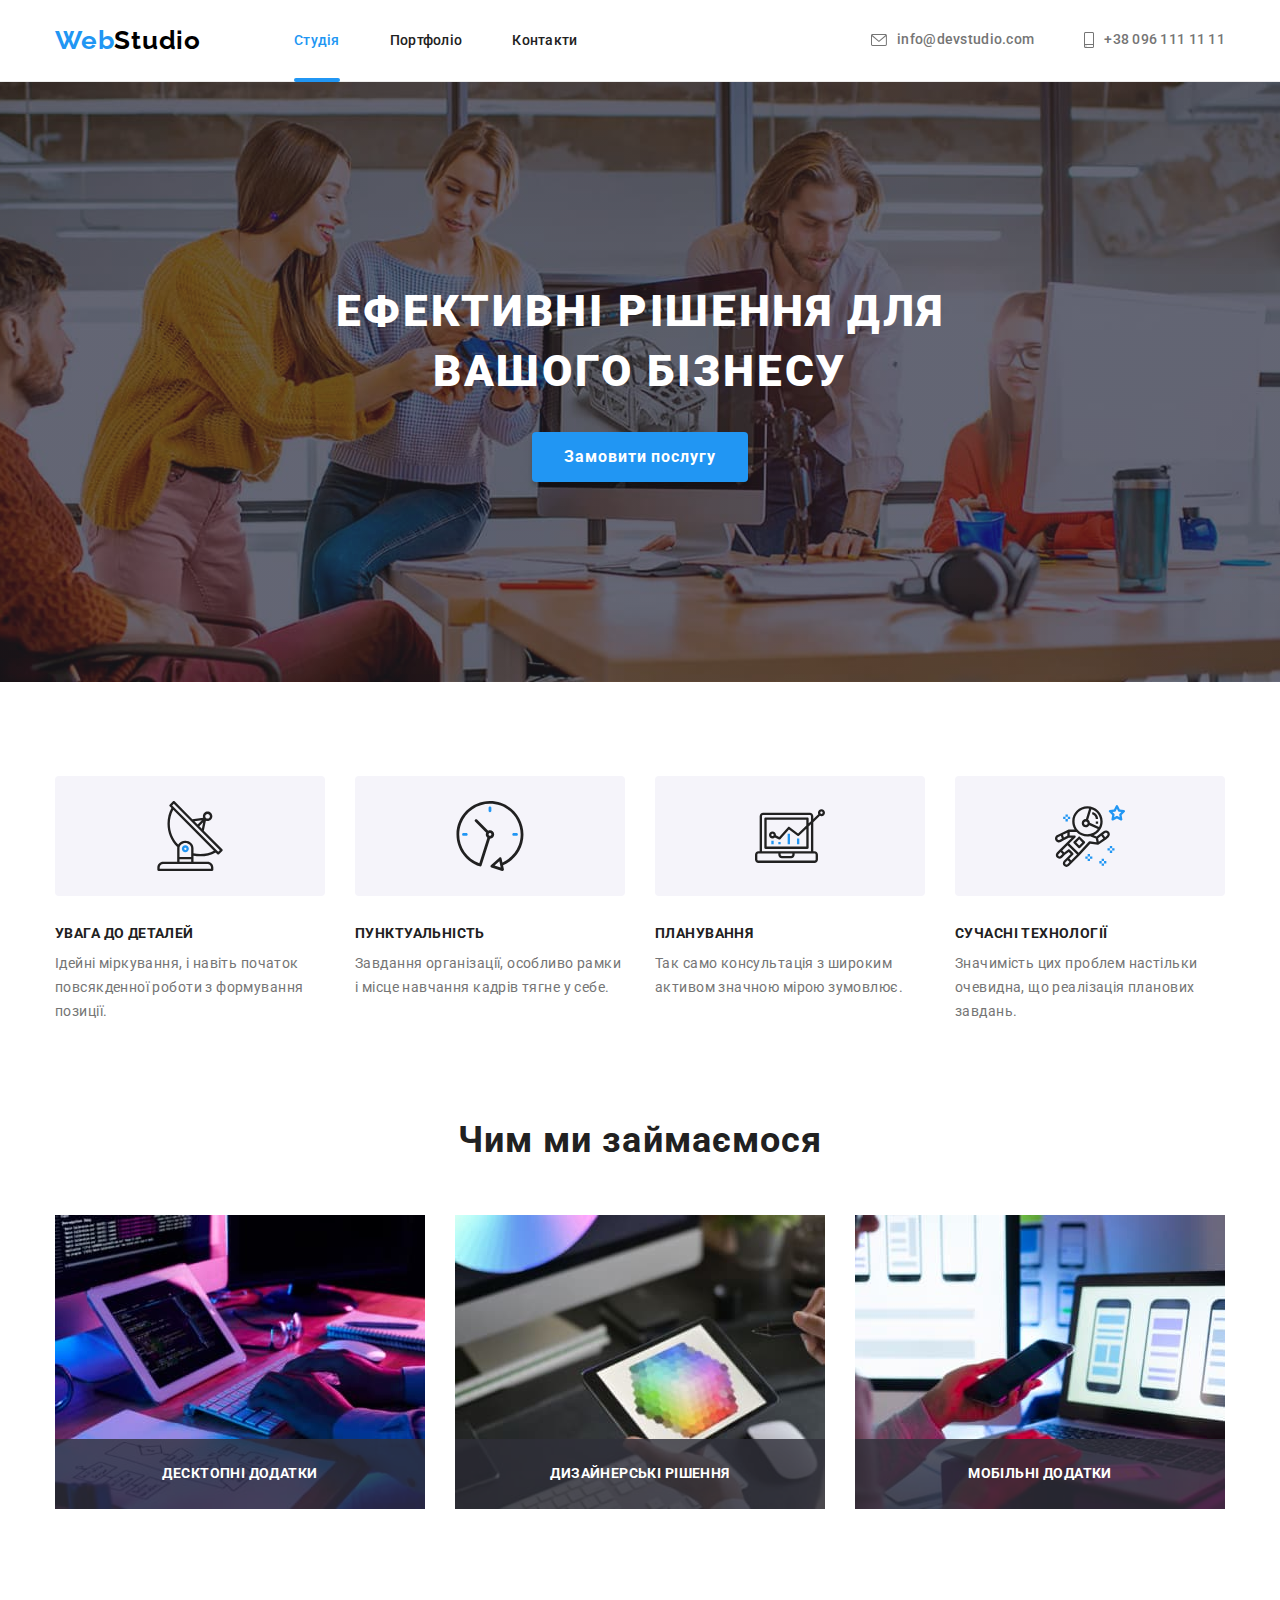
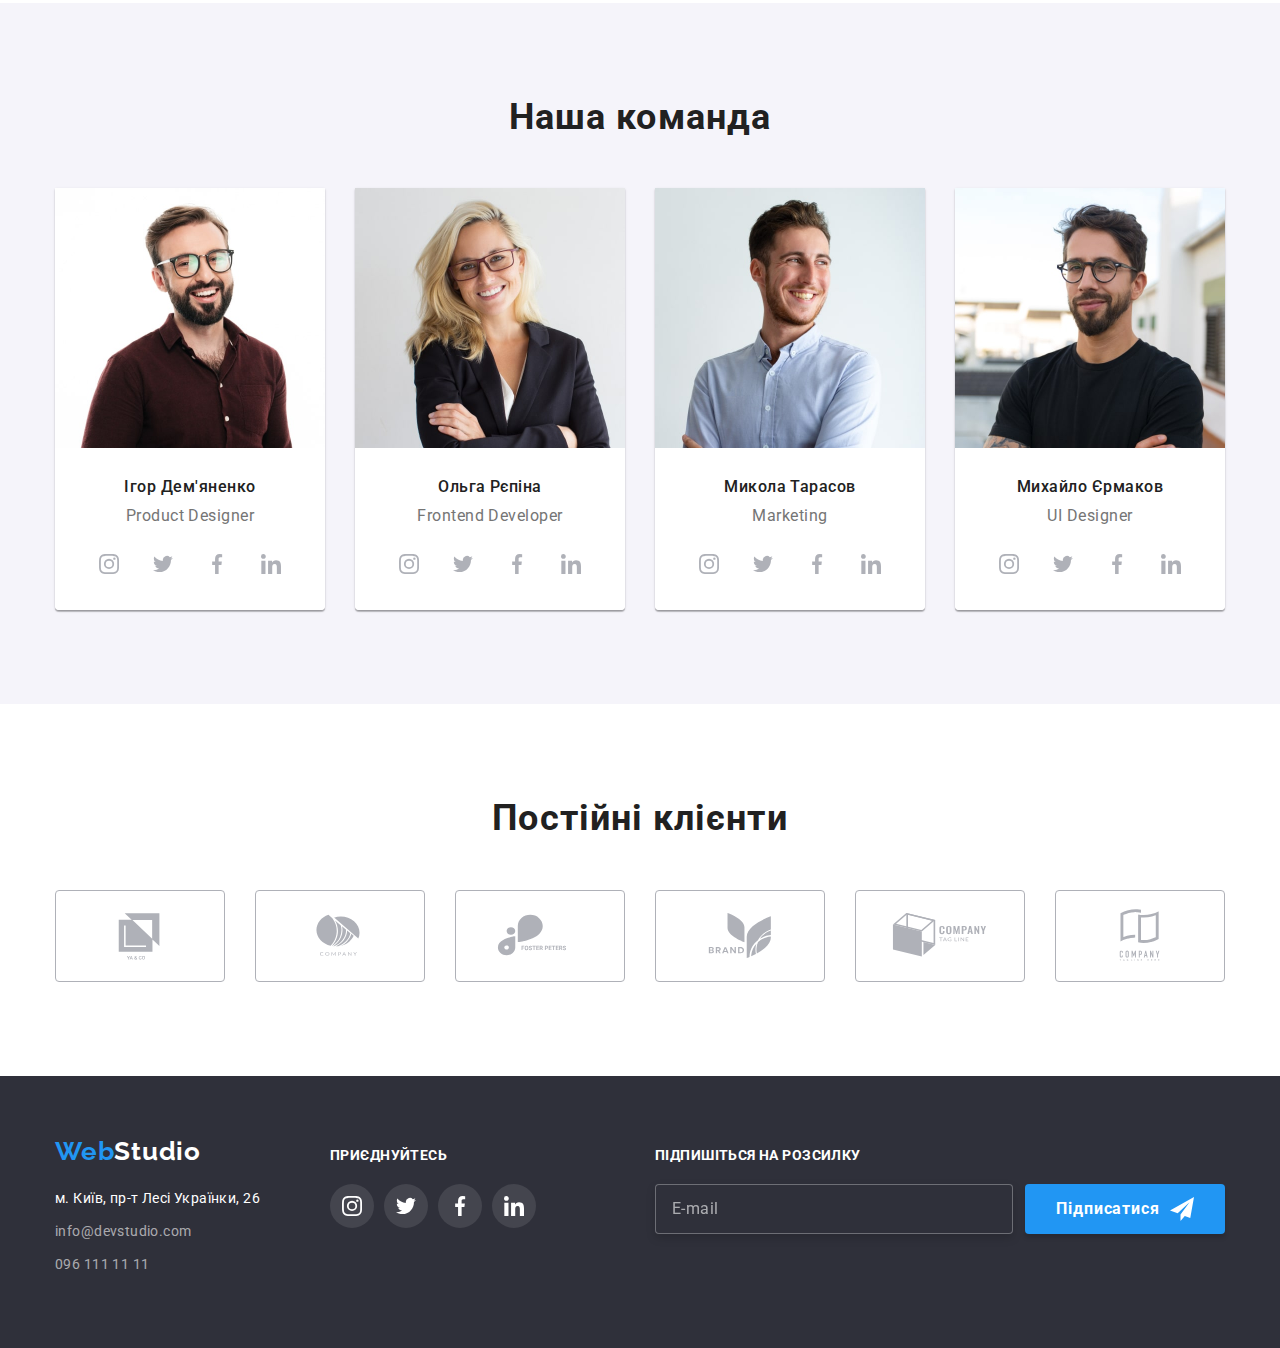
<file: index.html>
<!DOCTYPE html>
<html lang="uk">
  <head>
    <meta
      charset="UTF-8"
      name="viewport"
      content="width=device-width, initial-scale=1.0"
    />
    <title>Студія</title>
    <link rel="preconnect" href="https://fonts.googleapis.com" />
    <link rel="preconnect" href="https://fonts.gstatic.com" crossorigin />
    <link
      href="https://fonts.googleapis.com/css2?family=Raleway:wght@700&family=Roboto:wght@400;500;700;900&display=swap"
      rel="stylesheet"
    />
    <link
      rel="stylesheet"
      href="https://cdnjs.cloudflare.com/ajax/libs/modern-normalize/1.1.0/modern-normalize.min.css"
    />

    <link rel="stylesheet" href="./css/styles.css" />
    <link rel="stylesheet" href="./css/main.min.css" />
  </head>
  <body>
    <header class="header">
      <div class="container header__container">
        <a href="./index.html" class="logo header__logo link">
          <span class="logo__text">Web</span>Studio</a
        >

        <nav class="navigation">
          <ul class="menu list">
            <li class="menu__item">
              <a
                href="./index.html"
                class="menu__link link header__link current mob-current"
              >
                Студія</a
              >
            </li>
            <li class="menu__item">
              <a href="./portfolio.html" class="menu__link header__link link"
                >Портфоліо</a
              >
            </li>
            <li class="menu__item">
              <a href="" class="menu__link header__link link">Контакти</a>
            </li>
          </ul>
        </nav>

        <ul class="connect list">
          <li class="connect__item">
            <a
              href="mailto:info@devstudio.com"
              class="connect__link header__link link"
            >
              <svg class="connect__icon" width="16" height="12">
                <use href="./images/icons.svg#icon-mail"></use>
              </svg>
              info@devstudio.com</a
            >
          </li>
          <li class="connect__item">
            <a href="tel:0961111111" class="connect__link header__link link">
              <svg class="connect__icon" width="10" height="16">
                <use href="./images/icons.svg#icon-smartphone"></use>
              </svg>
              +38 096 111 11 11</a
            >
          </li>
        </ul>
      </div>

      <div class="mob__header">
        <a href="./index.html" class="logo header__logo link">
          <span class="logo__text">Web</span>Studio</a
        >

        <button type="button" class="menu-open-btn" data-menu-open>
          <svg width="40" height="40">
            <use href="./images/icons.svg#icon-menu_burger"></use>
          </svg>
        </button>
      </div>

      <div class="mob-menu is-hidden" data-menu>
        <div class="mob-container container">
          <div class="mob-menu__top">
            <button class="menu-close-btn" data-menu-close>
              <svg width="40" height="40">
                <use href="./images/icons.svg#icon-close_burger"></use>
              </svg>
            </button>
            <ul class="mob-menu__list list">
              <li class="mob-menu__item">
                <a href="./index.html" class="mob-menu__link link mob-current">
                  Студія</a
                >
              </li>
              <li class="mob-menu__item">
                <a href="./portfolio.html" class="mob-menu__link link"
                  >Портфоліо</a
                >
              </li>
              <li class="mob-menu__item">
                <a href="" class="mob-menu__link link">Контакти</a>
              </li>
            </ul>
          </div>

          <div class="mob-menu__bottom">
            <div class="mob-connect">
              <ul class="mob-connect__list list">
                <li class="mob-connect__item">
                  <a
                    href="tel:0961111111"
                    class="mob-connect__link mob-connect__number link"
                  >
                    +38 096 111 11 11</a
                  >
                </li>

                <li class="mob-connect__item">
                  <a
                    href="mailto:info@devstudio.com"
                    class="mob-connect__link mob-connect__mail link"
                  >
                    info@devstudio.com</a
                  >
                </li>
              </ul>

              <ul class="mob-soc list">
                <li class="mob-soc__item">
                  <a href="" class="link mob-soc__link">Instagram</a>
                  <span class="mob-soc__line"></span>
                </li>
                <li class="mob-soc__item">
                  <a href="" class="link mob-soc__link">Twitter</a>
                  <span class="mob-soc__line"></span>
                  <div></div>
                </li>
                <li class="mob-soc__item">
                  <a href="" class="link mob-soc__link">Facebook</a>
                  <span class="mob-soc__line"></span>
                </li>
                <li class="mob-soc__item">
                  <a href="" class="link mob-soc__link">LinkedIn</a>
                </li>
              </ul>
            </div>
          </div>
        </div>
      </div>
    </header>

    <main>
      <section class="hero">
        <div class="container">
          <h1 class="hero__title">Ефективні рішення для вашого бізнесу</h1>
          <button data-modal-open type="button" class="btn hero__btn">
            Замовити послугу
          </button>
        </div>
      </section>

      <section class="advantages section">
        <div class="container">
          <h2 class="visually-hidden">Наші переваги</h2>
          <ul class="advantages__list list">
            <li class="advantages__item">
              <div class="advantages__box">
                <svg width="70" height="70" class="advantages__logo">
                  <use href="./images/icons.svg#icon-antenna"></use>
                </svg>
              </div>
              <h3 class="advantages__title">Увага до деталей</h3>
              <p class="advantages__text">
                Ідейні міркування, і навіть початок повсякденної роботи з
                формування позиції.
              </p>
            </li>
            <li class="advantages__item">
              <div class="advantages__box">
                <svg width="70" height="70" class="advantages__logo">
                  <use href="./images/icons.svg#icon-clock"></use>
                </svg>
              </div>
              <h3 class="advantages__title">Пунктуальність</h3>
              <p class="advantages__text">
                Завдання організації, особливо рамки і місце навчання кадрів
                тягне у себе.
              </p>
            </li>
            <li class="advantages__item">
              <div class="advantages__box">
                <svg width="70" height="70" class="advantages__logo">
                  <use href="./images/icons.svg#icon-diagram"></use>
                </svg>
              </div>
              <h3 class="advantages__title">Планування</h3>
              <p class="advantages__text">
                Так само консультація з широким активом значною мірою зумовлює.
              </p>
            </li>
            <li class="advantages__item">
              <div class="advantages__box">
                <svg width="70" height="70" class="advantages__logo">
                  <use href="./images/icons.svg#icon-astronaut"></use>
                </svg>
              </div>
              <h3 class="advantages__title">Сучасні технології</h3>
              <p class="advantages__text">
                Значимість цих проблем настільки очевидна, що реалізація
                планових завдань.
              </p>
            </li>
          </ul>
        </div>
      </section>

      <section class="about-us section">
        <div class="container">
          <h2 class="about-us__title">Чим ми займаємося</h2>
          <ul class="about-us__list list">
            <li class="about-us__item">
              <img src="./images/img1.jpg" width="370" alt="typing-picture" />
              <p class="about-us__text">Десктопні додатки</p>
            </li>
            <li class="about-us__item">
              <img
                src="./images/img2.jpg"
                width="370"
                alt="smartphone-picture"
              />
              <p class="about-us__text">Дизайнерські рішення</p>
            </li>
            <li class="about-us__item">
              <img src="./images/img3.jpg" width="370" alt="palette-picture" />
              <p class="about-us__text">Мобільні додатки</p>
            </li>
          </ul>
        </div>
      </section>

      <section class="team section">
        <div class="container">
          <h2 class="team__title">Наша команда</h2>
          <ul class="team__list list">
            <li class="team__item">
              <picture>
                <source
                  srcset="./images/desk-img4-2x.jpeg 2x"
                  media="(min-width: 1200px)"
                />
                <source
                  srcset="
                    ./images/tab-img4.jpeg    1x,
                    ./images/tab-img4-2x.jpeg 2x
                  "
                  media="(min-width: 768px)"
                />
                <source
                  srcset="
                    ./images/mob-img4.jpeg    1x,
                    ./images/mob-img4-2x.jpeg 2x
                  "
                  media="(max-width: 767px)"
                />

                <img src="./images/img4.jpg" width="" alt="Product Designer" />
              </picture>

              <div class="team__border">
                <h3 class="team__name">Ігор Дем'яненко</h3>
                <p class="team__text">Product Designer</p>

                <ul class="soc-icons list">
                  <li class="soc-icons__item">
                    <a href="" class="link soc-icons__link">
                      <svg width="20" height="20" class="soc-icons__logo">
                        <use href="./images/icons.svg#icon-instagram"></use>
                      </svg>
                    </a>
                  </li>
                  <li class="soc-icons__item">
                    <a href="" class="link soc-icons__link">
                      <svg width="20" height="20" class="soc-icons__logo">
                        <use href="./images/icons.svg#icon-twitter"></use>
                      </svg>
                    </a>
                  </li>
                  <li class="soc-icons__item">
                    <a href="" class="link soc-icons__link">
                      <svg width="20" height="20" class="soc-icons__logo">
                        <use href="./images/icons.svg#icon-facebook"></use>
                      </svg>
                    </a>
                  </li>
                  <li class="soc-icons__item">
                    <a href="" class="link soc-icons__link">
                      <svg width="20" height="20" class="soc-icons__logo">
                        <use href="./images/icons.svg#icon-linkedin"></use>
                      </svg>
                    </a>
                  </li>
                </ul>
              </div>
            </li>

            <li class="team__item">
              <picture>
                <source
                  srcset="./images/desk-img5-2x.jpeg 2x"
                  media="(min-width: 1200px)"
                />
                <source
                  srcset="
                    ./images/tab-img5.jpeg    1x,
                    ./images/tab-img5-2x.jpeg 2x
                  "
                  media="(min-width: 768px)"
                />
                <source
                  srcset="
                    ./images/mob-img5.jpeg    1x,
                    ./images/mob-img5-2x.jpeg 2x
                  "
                  media="(max-width: 767px)"
                />

                <img
                  src="./images/img5.jpg"
                  width=""
                  alt="Frontend Developer"
                />
              </picture>

              <div class="team__border">
                <h3 class="team__name">Ольга Рєпіна</h3>
                <p class="team__text">Frontend Developer</p>

                <ul class="soc-icons list">
                  <li class="soc-icons__item">
                    <a href="" class="link soc-icons__link">
                      <svg width="20" height="20" class="soc-icons__logo">
                        <use href="./images/icons.svg#icon-instagram"></use>
                      </svg>
                    </a>
                  </li>
                  <li class="soc-icons__item">
                    <a href="" class="link soc-icons__link">
                      <svg width="20" height="20" class="soc-icons__logo">
                        <use href="./images/icons.svg#icon-twitter"></use>
                      </svg>
                    </a>
                  </li>
                  <li class="soc-icons__item">
                    <a href="" class="link soc-icons__link">
                      <svg width="20" height="20" class="soc-icons__logo">
                        <use href="./images/icons.svg#icon-facebook"></use>
                      </svg>
                    </a>
                  </li>
                  <li class="soc-icons__item">
                    <a href="" class="link soc-icons__link">
                      <svg width="20" height="20" class="soc-icons__logo">
                        <use href="./images/icons.svg#icon-linkedin"></use>
                      </svg>
                    </a>
                  </li>
                </ul>
              </div>
            </li>

            <li class="team__item">
              <picture>
                <source
                  srcset="./images/desk-img6-2x.jpeg 2x"
                  media="(min-width: 1200px)"
                />
                <source
                  srcset="
                    ./images/tab-img6.jpeg    1x,
                    ./images/tab-img6-2x.jpeg 2x
                  "
                  media="(min-width: 768px)"
                />
                <source
                  srcset="
                    ./images/mob-img6.jpeg    1x,
                    ./images/mob-img6-2x.jpeg 2x
                  "
                  media="(max-width: 767px)"
                />

                <img src="./images/img6.jpg" width="" alt="Marketing" />
              </picture>

              <div class="team__border">
                <h3 class="team__name">Микола Тарасов</h3>
                <p class="team__text">Marketing</p>

                <ul class="soc-icons list">
                  <li class="soc-icons__item">
                    <a href="" class="link soc-icons__link">
                      <svg width="20" height="20" class="soc-icons__logo">
                        <use href="./images/icons.svg#icon-instagram"></use>
                      </svg>
                    </a>
                  </li>
                  <li class="soc-icons__item">
                    <a href="" class="link soc-icons__link">
                      <svg width="20" height="20" class="soc-icons__logo">
                        <use href="./images/icons.svg#icon-twitter"></use>
                      </svg>
                    </a>
                  </li>
                  <li class="soc-icons__item">
                    <a href="" class="link soc-icons__link">
                      <svg width="20" height="20" class="soc-icons__logo">
                        <use href="./images/icons.svg#icon-facebook"></use>
                      </svg>
                    </a>
                  </li>
                  <li class="soc-icons__item">
                    <a href="" class="link soc-icons__link">
                      <svg width="20" height="20" class="soc-icons__logo">
                        <use href="./images/icons.svg#icon-linkedin"></use>
                      </svg>
                    </a>
                  </li>
                </ul>
              </div>
            </li>

            <li class="team__item">
              <picture>
                <source
                  srcset="./images/desk-img7-2x.jpeg 2x"
                  media="(min-width: 1200px)"
                />
                <source
                  srcset="
                    ./images/tab-img7.jpeg    1x,
                    ./images/tab-img7-2x.jpeg 2x
                  "
                  media="(min-width: 768px)"
                />
                <source
                  srcset="
                    ./images/mob-img7.jpeg    1x,
                    ./images/mob-img7-2x.jpeg 2x
                  "
                  media="(max-width: 767px)"
                />

                <img src="./images/img7.jpg" width="" alt="UI Designer" />
              </picture>

              <div class="team__border">
                <h3 class="team__name">Михайло Єрмаков</h3>
                <p class="team__text">UI Designer</p>

                <ul class="soc-icons list">
                  <li class="soc-icons__item">
                    <a href="" class="link soc-icons__link">
                      <svg width="20" height="20" class="soc-icons__logo">
                        <use href="./images/icons.svg#icon-instagram"></use>
                      </svg>
                    </a>
                  </li>
                  <li class="soc-icons__item">
                    <a href="" class="link soc-icons__link">
                      <svg width="20" height="20" class="soc-icons__logo">
                        <use href="./images/icons.svg#icon-twitter"></use>
                      </svg>
                    </a>
                  </li>
                  <li class="soc-icons__item">
                    <a href="" class="link soc-icons__link">
                      <svg width="20" height="20" class="soc-icons__logo">
                        <use href="./images/icons.svg#icon-facebook"></use>
                      </svg>
                    </a>
                  </li>
                  <li class="soc-icons__item">
                    <a href="" class="link soc-icons__link">
                      <svg width="20" height="20" class="soc-icons__logo">
                        <use href="./images/icons.svg#icon-linkedin"></use>
                      </svg>
                    </a>
                  </li>
                </ul>
              </div>
            </li>
          </ul>
        </div>
      </section>

      <section class="customers section">
        <div class="container">
          <h2 class="customers__title">Постійні клієнти</h2>
          <ul class="customers__list list">
            <li class="customers__item">
              <a href="" class="customers__link link">
                <svg width="106" height="60" class="customers__logo">
                  <use href="./images/icons.svg#icon-logo1"></use>
                </svg>
              </a>
            </li>
            <li class="customers__item">
              <a href="" class="customers__link link">
                <svg width="106" height="60" class="customers__logo">
                  <use href="./images/icons.svg#icon-logo2"></use>
                </svg>
              </a>
            </li>
            <li class="customers__item">
              <a href="" class="customers__link link">
                <svg width="106" height="60" class="customers__logo">
                  <use href="./images/icons.svg#icon-logo3"></use>
                </svg>
              </a>
            </li>
            <li class="customers__item">
              <a href="" class="customers__link link">
                <svg width="106" height="60" class="customers__logo">
                  <use href="./images/icons.svg#icon-logo4"></use>
                </svg>
              </a>
            </li>
            <li class="customers__item">
              <a href="" class="customers__link link">
                <svg width="106" height="60" class="customers__logo">
                  <use href="./images/icons.svg#icon-logo5"></use>
                </svg>
              </a>
            </li>
            <li class="customers__item">
              <a href="" class="customers__link link">
                <svg width="106" height="60" class="customers__logo">
                  <use href="./images/icons.svg#icon-logo6"></use>
                </svg>
              </a>
            </li>
          </ul>
        </div>
      </section>
    </main>

    <footer class="footer">
      <div class="container footer__container">
        <div class="tab-footer__container">
          <div class="address-box">
            <a href="./index.html" class="link logo footer__logo">
              <span class="logo__text">Web</span>Studio</a
            >

            <address class="address">
              <ul class="address__list list">
                <li class="address__item">
                  <a
                    href="https://goo.gl/maps/uwqA6wS43bjGLCaNA"
                    target="_blank"
                    rel="noopener noreferrer"
                    class="address__link link"
                    >м. Київ, пр-т Лесі Українки, 26</a
                  >
                </li>

                <li class="address__item">
                  <a
                    href="mailto:info@devstudio.com"
                    class="address__link address__link--mail link"
                    >info@devstudio.com</a
                  >
                </li>

                <li class="address__item">
                  <a
                    href="tel:0961111111"
                    class="address__link address__link--tel link"
                  >
                    096 111 11 11</a
                  >
                </li>
              </ul>
            </address>
          </div>
          <div class="join">
            <p class="join__text">Приєднуйтесь</p>

            <ul class="soc-icons list">
              <li class="soc-icons__item footer-icons__item">
                <a href="" class="link soc-icons__link footer-icons__link">
                  <svg width="20" height="20" class="soc-icons__logo">
                    <use href="./images/icons.svg#icon-instagram"></use>
                  </svg>
                </a>
              </li>
              <li class="soc-icons__item footer-icons__item">
                <a href="" class="link soc-icons__link footer-icons__link">
                  <svg width="20" height="20" class="soc-icons__logo">
                    <use href="./images/icons.svg#icon-twitter"></use>
                  </svg>
                </a>
              </li>
              <li class="soc-icons__item footer-icons__item">
                <a href="" class="link soc-icons__link footer-icons__link">
                  <svg width="20" height="20" class="soc-icons__logo">
                    <use href="./images/icons.svg#icon-facebook"></use>
                  </svg>
                </a>
              </li>
              <li class="soc-icons__item footer-icons__item">
                <a href="" class="link soc-icons__link footer-icons__link">
                  <svg width="20" height="20" class="soc-icons__logo">
                    <use href="./images/icons.svg#icon-linkedin"></use>
                  </svg>
                </a>
              </li>
            </ul>
          </div>
        </div>

        <div class="mailing">
          <form class="mailing__form">
            <div class="mailing__box">
              <label for="mailing-email" class="mailing__label"
                >Підпишіться на розсилку</label
              >
              <input
                type="email"
                name="email"
                class="mailing__input"
                placeholder="E-mail"
                id="mailing-email"
                required
              />
            </div>

            <button type="submit" class="btn footer__btn">
              <span class="btn__text">Підписатися</span>
              <svg width="24" height="24">
                <use href="images/icons.svg#icon-telegram"></use>
              </svg>
            </button>
          </form>
        </div>
      </div>
    </footer>

    <div data-modal class="backdrop is-hidden">
      <div class="modal">
        <p class="modal__text">Залиште свої дані, ми вам передзвонимо</p>
        <form class="modal__form">
          <label for="name" class="modal__label">Ім'я</label>
          <div class="form-field">
            <input
              type="text"
              id="name"
              name="name"
              class="modal__input"
              required
            />

            <svg width="18" height="18" class="modal__icon">
              <use href="./images/icons.svg#icon-user"></use>
            </svg>
          </div>

          <label for="phone-number" class="modal__label">Телефон</label>
          <div class="form-field">
            <input
              type="tel"
              id="phone-number"
              name="phone-number"
              class="modal__input"
              required
            />

            <svg width="18" height="18" class="modal__icon">
              <use href="./images/icons.svg#icon-phone"></use>
            </svg>
          </div>

          <label for="order-email" class="modal__label">Пошта</label>
          <div class="form-field">
            <input
              type="email"
              id="order-email"
              name="order-email"
              class="modal__input"
              required
            />

            <svg width="18" height="18" class="modal__icon">
              <use href="./images/icons.svg#icon-email"></use>
            </svg>
          </div>

          <label for="order-comment" class="modal__label">Коментар</label>
          <textarea
            placeholder="Введіть текст"
            id="order-comment"
            name="comment"
            class="modal__textarea"
          ></textarea>

          <div class="agreement">
            <input
              type="checkbox"
              name="modal-checkbox"
              class="agreement__input visually-hidden"
              value="true"
              id="modal-checkbox"
              required
            />
            <label for="modal-checkbox" class="agreement__label">
              <span class="agreement__logo">
                <svg width="16" height="15">
                  <use href="./images/icons.svg#icon-check"></use>
                </svg>
              </span>
              Погоджуюся з розсилкою та приймаю&nbsp
              <a href="" class="agreement__link">Умови договору</a></label
            >
          </div>

          <button type="submit" class="modal__btn">Відправити</button>
        </form>

        <button data-modal-close type="button" class="modal__close-btn">
          <svg width="18" height="18">
            <use href="images/icons.svg#icon-close"></use>
          </svg>
        </button>
      </div>
    </div>
    <script src="./js/modal.js"></script>
    <script src="./js/menu.js"></script>
  </body>
</html>
</file>
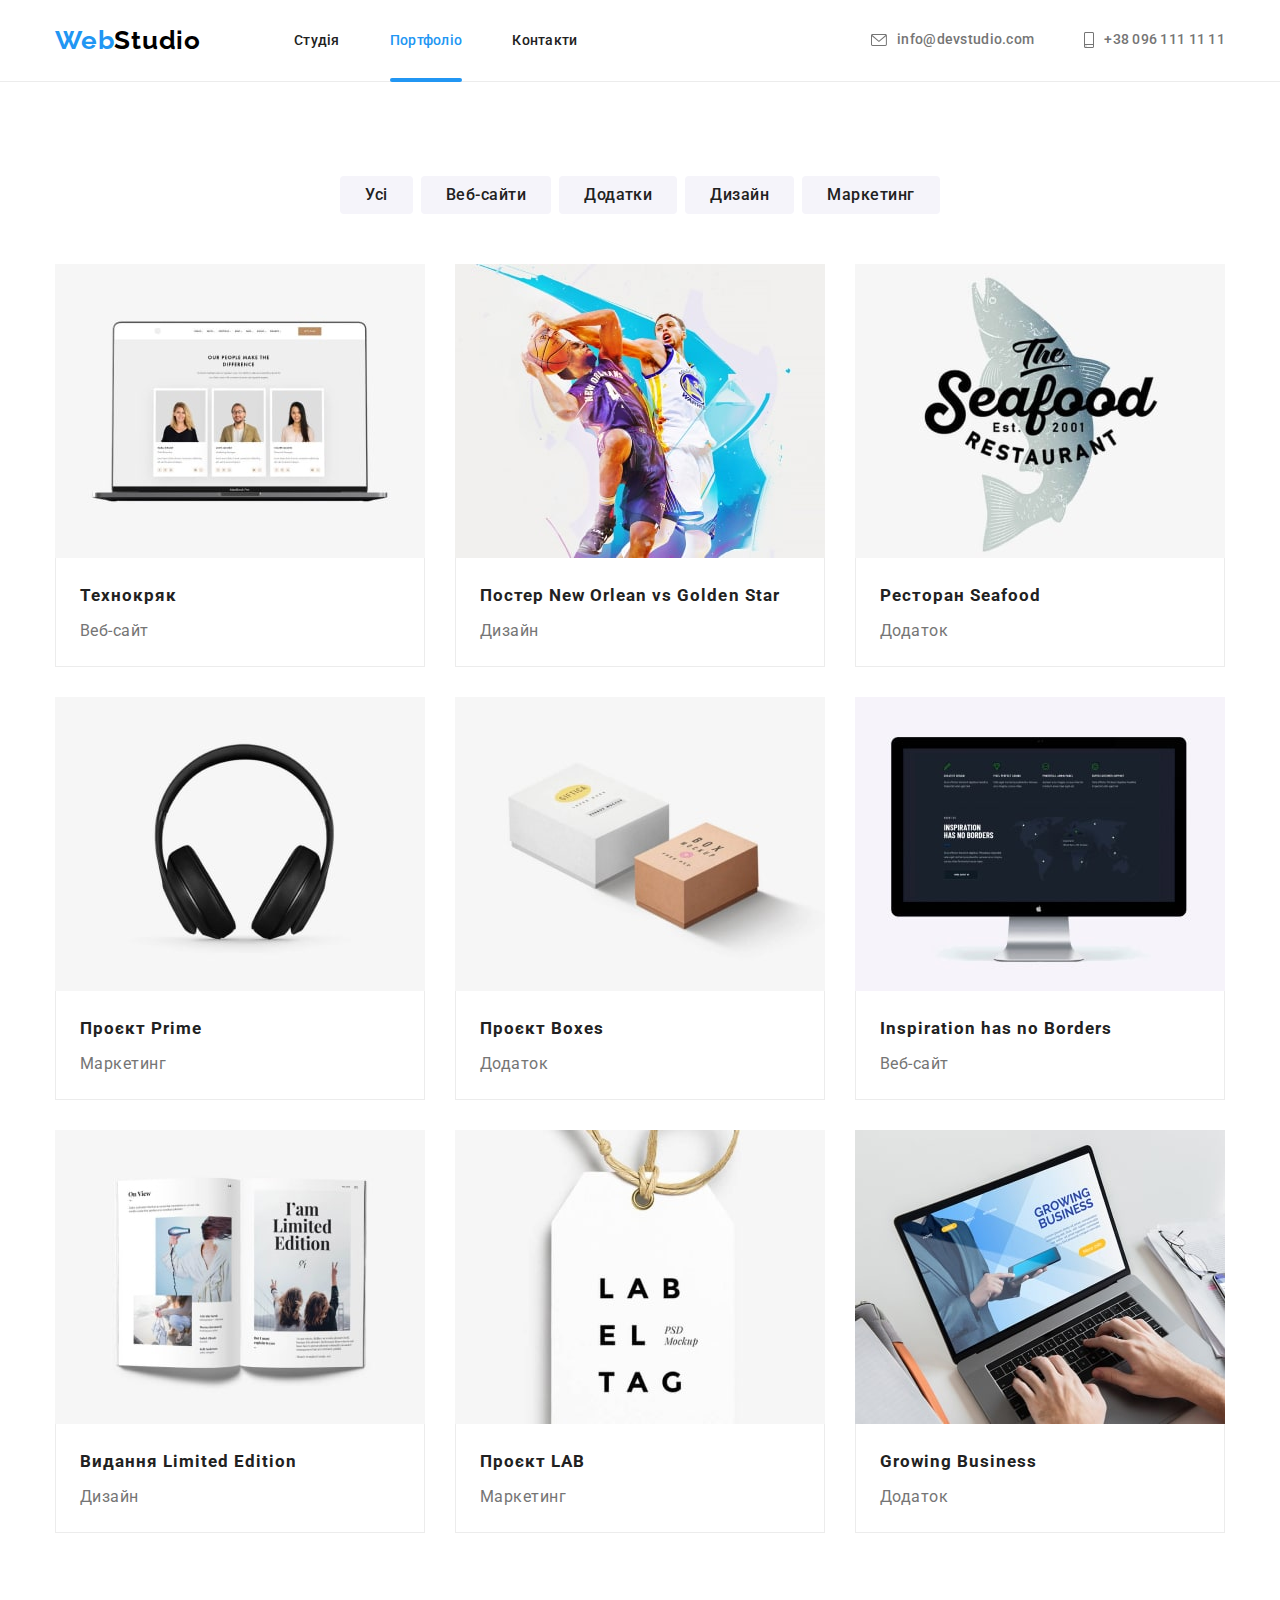
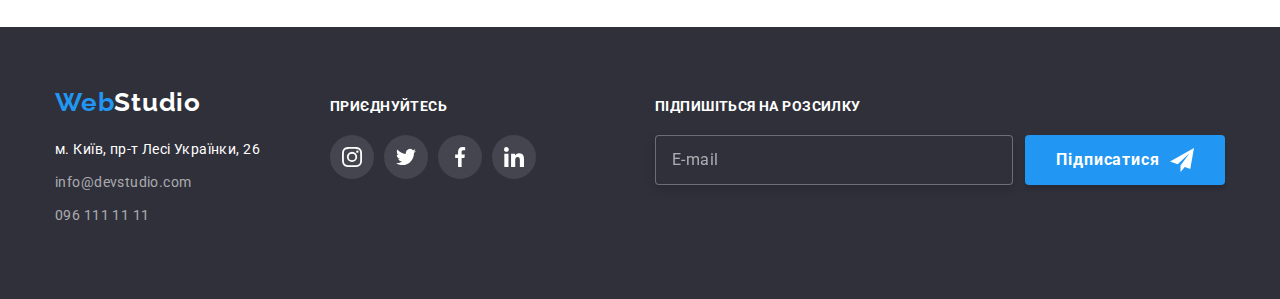
<file: portfolio.html>
<!DOCTYPE html>
<html lang="uk">
  <head>
    <meta charset="UTF-8" name="viewport" content="width=device-width,
    initial-scale=1.0 />

    <title>Document</title>

    <link rel="preconnect" href="https://fonts.googleapis.com" />
    <link rel="preconnect" href="https://fonts.gstatic.com" crossorigin />
    <link
      href="https://fonts.googleapis.com/css2?family=Raleway:wght@700&family=Roboto:wght@400;500;700;900&display=swap"
      rel="stylesheet"
    />
    <link
      rel="stylesheet"
      href="https://cdnjs.cloudflare.com/ajax/libs/modern-normalize/1.1.0/modern-normalize.min.css"
    />
    <link rel="stylesheet" href="./css/styles.css" />
    <link rel="stylesheet" href="./css/main.min.css" />
  </head>
  <body>
    <header class="header">
      <div class="container header__container">
        <a href="./index.html" class="logo header__logo link">
          <span class="logo__text">Web</span>Studio</a
        >

        <nav class="navigation">
          <ul class="menu list">
            <li class="menu__item">
              <a href="./index.html" class="menu__link link header__link">
                Студія</a
              >
            </li>
            <li class="menu__item">
              <a
                href="./portfolio.html"
                class="menu__link header__link link current mob-current"
                >Портфоліо</a
              >
            </li>
            <li class="menu__item">
              <a href="" class="menu__link header__link link">Контакти</a>
            </li>
          </ul>
        </nav>

        <ul class="connect list">
          <li class="connect__item">
            <a
              href="mailto:info@devstudio.com"
              class="connect__link header__link link"
            >
              <svg class="connect__icon" width="16" height="12">
                <use href="./images/icons.svg#icon-mail"></use>
              </svg>
              info@devstudio.com</a
            >
          </li>
          <li class="connect__item">
            <a href="tel:0961111111" class="connect__link header__link link">
              <svg class="connect__icon" width="10" height="16">
                <use href="./images/icons.svg#icon-smartphone"></use>
              </svg>
              +38 096 111 11 11</a
            >
          </li>
        </ul>
      </div>

      <div class="mob__header">
        <a href="./index.html" class="logo header__logo link">
          <span class="logo__text">Web</span>Studio</a
        >

        <button type="button" class="menu-open-btn" data-menu-open>
          <svg width="40" height="40">
            <use href="./images/icons.svg#icon-menu_burger"></use>
          </svg>
        </button>
      </div>

      <div class="mob-menu is-hidden" data-menu>
        <div class="mob-container container">
          <div class="mob-menu__top">
            <button class="menu-close-btn" data-menu-close>
              <svg width="40" height="40">
                <use href="./images/icons.svg#icon-close_burger"></use>
              </svg>
            </button>
            <ul class="mob-menu__list list">
              <li class="mob-menu__item">
                <a href="./index.html" class="mob-menu__link link"> Студія</a>
              </li>
              <li class="mob-menu__item">
                <a
                  href="./portfolio.html"
                  class="mob-menu__link link mob-current"
                  >Портфоліо</a
                >
              </li>
              <li class="mob-menu__item">
                <a href="" class="mob-menu__link link">Контакти</a>
              </li>
            </ul>
          </div>

          <div class="mob-menu__bottom">
            <div class="mob-connect">
              <ul class="mob-connect__list list">
                <li class="mob-connect__item">
                  <a
                    href="tel:0961111111"
                    class="mob-connect__link mob-connect__number link"
                  >
                    +38 096 111 11 11</a
                  >
                </li>

                <li class="mob-connect__item">
                  <a
                    href="mailto:info@devstudio.com"
                    class="mob-connect__link mob-connect__mail link"
                  >
                    info@devstudio.com</a
                  >
                </li>
              </ul>

              <ul class="mob-soc list">
                <li class="mob-soc__item">
                  <a href="" class="link mob-soc__link">Instagram</a>
                  <span class="mob-soc__line"></span>
                </li>
                <li class="mob-soc__item">
                  <a href="" class="link mob-soc__link">Twitter</a>
                  <span class="mob-soc__line"></span>
                </li>
                <li class="mob-soc__item">
                  <a href="" class="link mob-soc__link">Facebook</a>
                  <span class="mob-soc__line"></span>
                </li>
                <li class="mob-soc__item">
                  <a href="" class="link mob-soc__link">LinkedIn</a>
                </li>
              </ul>
            </div>
          </div>
        </div>
      </div>
    </header>
    <main>
      <section class="projects section">
        <div class="container">
          <div class="filter">
            <h1 class="visually-hidden">Фільтр портфоліо</h1>
            <ul class="filter__list list">
              <li class="filter__item">
                <button class="filter__btn" type="button">Усі</button>
              </li>
              <li class="filter__item">
                <button class="filter__btn" type="button">Веб-сайти</button>
              </li>
              <li class="filter__item">
                <button class="filter__btn" type="button">Додатки</button>
              </li>
              <li class="filter__item">
                <button class="filter__btn" type="button">Дизайн</button>
              </li>
              <li class="filter__item">
                <button class="filter__btn" type="button">Маркетинг</button>
              </li>
            </ul>
          </div>

          <ul class="projects__list list">
            <li class="projects__item">
              <a href="" class="projects__link link">
                <div class="overlay">
                  <picture>
                    <source
                      srcset="
                        ./images/desk-img8.jpeg    1x,
                        ./images/desk-img8-2x.jpeg 2x
                      "
                      media="(min-width: 1200px)"
                    />
                    <source
                      srcset="
                        ./images/tab-img8.jpeg    1x,
                        ./images/tab-img8-2x.jpeg 2x
                      "
                      media="(min-width: 768px)"
                    />
                    <source
                      srcset="
                        ./images/img8-mob.jpeg    1x,
                        ./images/img8-mob-2x.jpeg 2x
                      "
                      media="(max-width: 767px)"
                    />

                    <img
                      src="./images/img8.jpg"
                      alt="website-picture"
                      width="370"
                    />
                  </picture>

                  <p class="overlay__text">
                    Ресурс пропонує комплексні пропозиції з різним рівнем
                    функціоналу та сервісів. Все це дозволить відвідувачу
                    отримати вичерпні відомості про компанію чи приватну особу.
                  </p>
                </div>
                <div class="projects__border">
                  <h2 class="projects__title">Технокряк</h2>
                  <p class="projects__text">Веб-сайт</p>
                </div>
              </a>
            </li>
            <li class="projects__item">
              <a href="" class="projects__link link">
                <div class="overlay">
                  <picture>
                    <source
                      srcset="
                        ./images/desk-img9.jpeg    1x,
                        ./images/desk-img9-2x.jpeg 2x
                      "
                      media="(min-width: 1200px)"
                    />
                    <source
                      srcset="
                        ./images/tab-img9.jpeg    1x,
                        ./images/tab-img9-2x.jpeg 2x
                      "
                      media="(min-width: 768px)"
                    />
                    <source
                      srcset="
                        ./images/img9-mob.jpeg    1x,
                        ./images/img9-mob-2x.jpeg 2x
                      "
                      media="(max-width: 767px)"
                    />

                    <img
                      src="./images/img9.jpg"
                      width="370"
                      alt="basketball-poster"
                    />
                  </picture>

                  <p class="overlay__text">
                    Ресурс пропонує комплексні пропозиції з різним рівнем
                    функціоналу та сервісів. Все це дозволить відвідувачу
                    отримати вичерпні відомості про компанію чи приватну особу.
                  </p>
                </div>
                <div class="projects__border">
                  <h2 class="projects__title">
                    Постер New Orlean vs Golden Star
                  </h2>
                  <p class="projects__text">Дизайн</p>
                </div>
              </a>
            </li>
            <li class="projects__item">
              <a href="" class="projects__link link">
                <div class="overlay">
                  <picture>
                    <source
                      srcset="
                        ./images/desk-img10.jpeg    1x,
                        ./images/desk-img10-2x.jpeg 2x
                      "
                      media="(min-width: 1200px)"
                    />
                    <source
                      srcset="
                        ./images/tab-img10.jpeg    1x,
                        ./images/tab-img10-2x.jpeg 2x
                      "
                      media="(min-width: 768px)"
                    />
                    <source
                      srcset="
                        ./images/img10-mob.jpeg    1x,
                        ./images/img10-mob-2x.jpeg 2x
                      "
                      media="(max-width: 767px)"
                    />

                    <img
                      src="./images/img10.jpg"
                      width="370"
                      alt="restaurant-application"
                    />
                  </picture>

                  <p class="overlay__text">
                    Ресурс пропонує комплексні пропозиції з різним рівнем
                    функціоналу та сервісів. Все це дозволить відвідувачу
                    отримати вичерпні відомості про компанію чи приватну особу.
                  </p>
                </div>
                <div class="projects__border">
                  <h2 class="projects__title">Ресторан Seafood</h2>
                  <p class="projects__text">Додаток</p>
                </div>
              </a>
            </li>
            <li class="projects__item">
              <a href="" class="projects__link link">
                <div class="overlay">
                  <picture>
                    <source
                      srcset="
                        ./images/desk-img11.jpeg    1x,
                        ./images/desk-img11-2x.jpeg 2x
                      "
                      media="(min-width: 1200px)"
                    />
                    <source
                      srcset="
                        ./images/tab-img11.jpeg    1x,
                        ./images/tab-img11-2x.jpeg 2x
                      "
                      media="(min-width: 768px)"
                    />
                    <source
                      srcset="
                        ./images/img11-mob.jpeg    1x,
                        ./images/img11-mob-2x.jpeg 2x
                      "
                      media="(max-width: 767px)"
                    />

                    <img
                      src="./images/img11.jpg"
                      width="370"
                      alt="headphones"
                    />
                  </picture>

                  <p class="overlay__text">
                    Ресурс пропонує комплексні пропозиції з різним рівнем
                    функціоналу та сервісів. Все це дозволить відвідувачу
                    отримати вичерпні відомості про компанію чи приватну особу.
                  </p>
                </div>
                <div class="projects__border">
                  <h2 class="projects__title">Проєкт Prime</h2>
                  <p class="projects__text">Маркетинг</p>
                </div>
              </a>
            </li>
            <li class="projects__item">
              <a href="" class="projects__link link">
                <div class="overlay">
                  <picture>
                    <source
                      srcset="
                        ./images/desk-img12.jpeg    1x,
                        ./images/desk-img12-2x.jpeg 2x
                      "
                      media="(min-width: 1200px)"
                    />
                    <source
                      srcset="
                        ./images/tab-img12.jpeg    1x,
                        ./images/tab-img12-2x.jpeg 2x
                      "
                      media="(min-width: 768px)"
                    />

                    <source
                      srcset="
                        ./images/img12-mob.jpeg    1x,
                        ./images/img12-mob-2x.jpeg 2x
                      "
                      media="(max-width: 767px)"
                    />

                    <img src="./images/img12.jpg" width="370" alt="boxes" />
                  </picture>

                  <p class="overlay__text">
                    Ресурс пропонує комплексні пропозиції з різним рівнем
                    функціоналу та сервісів. Все це дозволить відвідувачу
                    отримати вичерпні відомості про компанію чи приватну особу.
                  </p>
                </div>
                <div class="projects__border">
                  <h2 class="projects__title">Проєкт Boxes</h2>
                  <p class="projects__text">Додаток</p>
                </div>
              </a>
            </li>
            <li class="projects__item">
              <a href="" class="projects__link link">
                <div class="overlay">
                  <picture>
                    <source
                      srcset="
                        ./images/desk-img13.jpeg    1x,
                        ./images/desk-img13-2x.jpeg 2x
                      "
                      media="(min-width: 1200px)"
                    />
                    <source
                      srcset="
                        ./images/tab-img13.jpeg    1x,
                        ./images/tab-img13-2x.jpeg 2x
                      "
                      media="(min-width: 768px)"
                    />
                    <source
                      srcset="
                        ./images/img13-mob.jpeg    1x,
                        ./images/img13-mob-2x.jpeg 2x
                      "
                      media="(max-width: 767px)"
                    />

                    <img
                      src="./images/img13.jpg"
                      width="370"
                      alt="website-picture"
                    />
                  </picture>

                  <p class="overlay__text">
                    Ресурс пропонує комплексні пропозиції з різним рівнем
                    функціоналу та сервісів. Все це дозволить відвідувачу
                    отримати вичерпні відомості про компанію чи приватну особу.
                  </p>
                </div>
                <div class="projects__border">
                  <h2 class="projects__title">Inspiration has no Borders</h2>
                  <p class="projects__text">Веб-сайт</p>
                </div>
              </a>
            </li>
            <li class="projects__item">
              <a href="" class="projects__link link">
                <div class="overlay">
                  <picture>
                    <source
                      srcset="
                        ./images/desk-img14.jpeg    1x,
                        ./images/desk-img14-2x.jpeg 2x
                      "
                      media="(min-width: 1200px)"
                    />
                    <source
                      srcset="
                        ./images/tab-img14.jpeg    1x,
                        ./images/tab-img14-2x.jpeg 2x
                      "
                      media="(min-width: 768px)"
                    />
                    <source
                      srcset="
                        ./images/img14-mob.jpeg    1x,
                        ./images/img14-mob-2x.jpeg 2x
                      "
                      media="(max-width: 767px)"
                    />

                    <img src="./images/img14.jpg" width="370" alt="book" />
                  </picture>

                  <p class="overlay__text">
                    Ресурс пропонує комплексні пропозиції з різним рівнем
                    функціоналу та сервісів. Все це дозволить відвідувачу
                    отримати вичерпні відомості про компанію чи приватну особу.
                  </p>
                </div>
                <div class="projects__border">
                  <h2 class="projects__title">Видання Limited Edition</h2>
                  <p class="projects__text">Дизайн</p>
                </div>
              </a>
            </li>
            <li class="projects__item">
              <a href="" class="projects__link link">
                <div class="overlay">
                  <picture>
                    <source
                      srcset="
                        ./images/desk-img15.jpeg    1x,
                        ./images/desk-img15-2x.jpeg 2x
                      "
                      media="(min-width: 1200px)"
                    />
                    <source
                      srcset="
                        ./images/tab-img15.jpeg    1x,
                        ./images/tab-img15-2x.jpeg 2x
                      "
                      media="(min-width: 768px)"
                    />
                    <source
                      srcset="
                        ./images/img15-mob.jpeg    1x,
                        ./images/img15-mob-2x.jpeg 2x
                      "
                      media="(max-width: 767px)"
                    />

                    <img src="./images/img15.jpg" width="370" alt="label" />
                  </picture>

                  <p class="overlay__text">
                    Ресурс пропонує комплексні пропозиції з різним рівнем
                    функціоналу та сервісів. Все це дозволить відвідувачу
                    отримати вичерпні відомості про компанію чи приватну особу.
                  </p>
                </div>
                <div class="projects__border">
                  <h2 class="projects__title">Проєкт LAB</h2>
                  <p class="projects__text">Маркетинг</p>
                </div>
              </a>
            </li>
            <li class="projects__item">
              <a href="" class="projects__link link">
                <div class="overlay">
                  <picture>
                    <source
                      srcset="
                        ./images/desk-img16.jpeg    1x,
                        ./images/desk-img16-2x.jpeg 2x
                      "
                      media="(min-width: 1200px)"
                    />
                    <source
                      srcset="
                        ./images/tab-img16.jpeg    1x,
                        ./images/tab-img16-2x.jpeg 2x
                      "
                      media="(min-width: 768px)"
                    />
                    <source
                      srcset="
                        ./images/img16-mob.jpeg    1x,
                        ./images/img16-mob-2x.jpeg 2x
                      "
                      media="(max-width: 767px)"
                    />

                    <img
                      src="./images/img16.jpg"
                      width="370"
                      alt="laptop-picture"
                    />
                  </picture>

                  <p class="overlay__text">
                    Ресурс пропонує комплексні пропозиції з різним рівнем
                    функціоналу та сервісів. Все це дозволить відвідувачу
                    отримати вичерпні відомості про компанію чи приватну особу.
                  </p>
                </div>
                <div class="projects__border">
                  <h2 class="projects__title">Growing Business</h2>
                  <p class="projects__text">Додаток</p>
                </div>
              </a>
            </li>
          </ul>
        </div>
      </section>
    </main>

    <footer class="footer">
      <div class="container footer__container">
        <div class="tab-footer__container">
          <div class="address-box">
            <a href="./index.html" class="link logo footer__logo">
              <span class="logo__text">Web</span>Studio</a
            >

            <address class="address">
              <ul class="address__list list">
                <li class="address__item">
                  <a
                    href="https://goo.gl/maps/uwqA6wS43bjGLCaNA"
                    target="_blank"
                    rel="noopener noreferrer"
                    class="address__link link"
                    >м. Київ, пр-т Лесі Українки, 26</a
                  >
                </li>

                <li class="address__item">
                  <a
                    href="mailto:info@devstudio.com"
                    class="address__link address__link--mail link"
                    >info@devstudio.com</a
                  >
                </li>

                <li class="address__item">
                  <a
                    href="tel:0961111111"
                    class="address__link address__link--tel link"
                  >
                    096 111 11 11</a
                  >
                </li>
              </ul>
            </address>
          </div>
          <div class="join">
            <p class="join__text">Приєднуйтесь</p>

            <ul class="soc-icons list">
              <li class="soc-icons__item footer-icons__item">
                <a href="" class="link soc-icons__link footer-icons__link">
                  <svg width="20" height="20" class="soc-icons__logo">
                    <use href="./images/icons.svg#icon-instagram"></use>
                  </svg>
                </a>
              </li>
              <li class="soc-icons__item footer-icons__item">
                <a href="" class="link soc-icons__link footer-icons__link">
                  <svg width="20" height="20" class="soc-icons__logo">
                    <use href="./images/icons.svg#icon-twitter"></use>
                  </svg>
                </a>
              </li>
              <li class="soc-icons__item footer-icons__item">
                <a href="" class="link soc-icons__link footer-icons__link">
                  <svg width="20" height="20" class="soc-icons__logo">
                    <use href="./images/icons.svg#icon-facebook"></use>
                  </svg>
                </a>
              </li>
              <li class="soc-icons__item footer-icons__item">
                <a href="" class="link soc-icons__link footer-icons__link">
                  <svg width="20" height="20" class="soc-icons__logo">
                    <use href="./images/icons.svg#icon-linkedin"></use>
                  </svg>
                </a>
              </li>
            </ul>
          </div>
        </div>

        <div class="mailing">
          <form class="mailing__form">
            <div class="mailing__box">
              <label for="mailing-email" class="mailing__label"
                >Підпишіться на розсилку</label
              >
              <input
                type="email"
                name="email"
                class="mailing__input"
                placeholder="E-mail"
                id="mailing-email"
                required
              />
            </div>

            <button type="submit" class="btn footer__btn">
              <span class="btn__text">Підписатися</span>
              <svg width="24" height="24">
                <use href="images/icons.svg#icon-telegram"></use>
              </svg>
            </button>
          </form>
        </div>
      </div>
    </footer>
    <script src="./js/menu.js"></script>
  </body>
</html>
</file>
<file: css/styles.css>
/* --------------------------------HEADER--------------------------------- */

/* ---------------------------HERO index------------------------------------*/

/* ----------------------------------MAIN index--------------------------------------*/

/*------------------------------------ADVANTAGES---------------------------------------------*/

/*------------------------------------ABOUT US---------------------------------------------*/

/*------------------------------------TEAM---------------------------------------------*/

/*------------------------------------SOC-ICONS---------------------------------------------*/

/* ----------------------------------------MAIN portfolio FILTER--------------------------------*/

/*------------------------------------PROJECTS---------------------------------------------*/

/*------------------------------------CUSTOMERS---------------------------------------------*/

/* ------------------------------------------FOOTER------------------------------------------*/

/*---------------------------backdrop------------------------------------*/
</file>
<file: css/main.min.css>
*,*::before,*::after{box-sizing:border-box}p,h1,h2,h3,h4,h5,h6{margin:0}ul,ol{padding-left:0;margin:0}body{font-family:"Roboto",sans-serif;color:var(--main-title-color);background-color:var(--main-page-color);font-size:14px;letter-spacing:.03em}button{display:block;cursor:pointer;border:none}.btn{font-weight:700;font-size:16px;line-height:1.88;letter-spacing:.06em;color:var(--main-page-color);background:var(--second-page-color);box-shadow:0px 4px 4px rgba(0,0,0,.15);border-radius:4px}.list{list-style:none}.link{text-decoration:none}img{display:block;max-width:100%;height:auto}:root{--main-title-color: #212121;--main-text-color: #757575;--main-page-color: #ffffff;--second-page-color: #2196f3;--dark-background-color: #2f303a;--second-background-color: #f5f4fa;--button-background-color: #188ce8;--bg-gradient: linear-gradient(rgba(47, 48, 58, 0.4), rgba(47, 48, 58, 0.4))}.visually-hidden{position:absolute;white-space:nowrap;width:1px;height:1px;overflow:hidden;border:0;padding:0;clip:rect(0 0 0 0);-webkit-clip-path:inset(50%);clip-path:inset(50%);margin:-1px}.is-hidden{opacity:0;pointer-events:none;visibility:hidden}.container{width:100%;padding:0 15px;margin:0 auto}@media screen and (min-width: 480px){.container{width:480px}}@media screen and (min-width: 768px){.container{width:768px}}@media screen and (min-width: 1200px){.container{width:1200px}}.section{padding-bottom:60px;padding-top:60px}@media screen and (min-width: 1200px){.section{padding-bottom:94px;padding-top:94px}}.soc-icons{display:flex;gap:10px;justify-content:center}.soc-icons__item{width:44px;height:44px;display:flex;align-items:center;justify-content:center}.soc-icons__link{fill:#afb1b8;display:flex;align-items:center;justify-content:center;width:100%;height:100%;border-radius:50%;transition:fill 250ms cubic-bezier(0.4, 0, 0.2, 1),background-color 250ms cubic-bezier(0.4, 0, 0.2, 1)}.soc-icons__link:hover,.soc-icons__link:focus{fill:var(--main-page-color);background-color:var(--second-page-color)}.footer-icons__item{border-radius:50%;background-color:rgba(255,255,255,.1)}.footer-icons__link{fill:var(--main-page-color)}.mob__header{display:flex;justify-content:center;align-items:center;margin:0 auto;width:480px;padding:0 15px}@media screen and (min-width: 768px){.mob__header{display:none}}.header{padding-top:25px;padding-bottom:25px;align-items:center;border-bottom:1px solid #ececec;display:flex}@media screen and (max-width: 767px){.header{padding:10px 0}}@media screen and (min-width: 768px)and (max-width: 1199px){.header{padding-top:21px;padding-bottom:21px}}.header__container{align-items:center;display:flex}@media screen and (max-width: 767px){.header__container{margin:0;padding:0;display:none}}.header__logo{margin-right:88px}@media screen and (min-width: 1200px){.header__logo{margin-right:93px}}.header__link:hover,.header__link:focus{color:var(--second-page-color)}.navigation{align-items:center;display:block}.logo{font-family:"Raleway",sans-serif;font-weight:700;font-size:26px;line-height:1.19;letter-spacing:.03em;color:#000}@media screen and (max-width: 1199px){.logo{font-size:24px;line-height:1.16}}.logo__text{color:var(--second-page-color)}.menu{display:flex;gap:50px}@media screen and (max-width: 767px){.menu{display:none}}.menu__link{font-weight:500;font-size:14px;line-height:1.14;letter-spacing:.02em;color:var(--main-title-color);transition:color 250ms cubic-bezier(0.4, 0, 0.2, 1)}.connect{margin-left:96px}@media screen and (max-width: 767px){.connect{display:none}}@media screen and (min-width: 1200px){.connect{display:flex;margin-left:auto;gap:50px;align-items:center}}@media screen and (max-width: 1199px){.connect .connect__item:not(:last-child){margin-bottom:10px}}.connect__link{color:var(--main-text-color);font-weight:500;font-size:12px;line-height:1.14;letter-spacing:.02em;transition:color 250ms cubic-bezier(0.4, 0, 0.2, 1);display:flex;align-items:center}@media screen and (min-width: 1200px){.connect__link{font-size:14px}}.connect__link__link:first-child{margin-bottom:20px}.connect__icon{margin-right:8px;fill:currentColor}@media screen and (min-width: 1200px){.connect__icon{margin-right:10px}}.current{color:var(--second-page-color);position:relative}.current::after{content:"";display:block;width:100%;height:4px;background-color:#2196f3;border-radius:2px;position:absolute;left:0;top:46px}.menu-open-btn{margin-left:auto;background-color:rgba(0,0,0,0);border:none;display:block;padding:0;font-size:0px}@media screen and (min-width: 768px){.menu-open-btn{display:none}}.mob-container{padding-left:40px;padding-right:15px;height:100%;display:flex;flex-direction:column;justify-content:space-between;overflow:auto}.mob-menu{position:fixed;top:0;left:0;background-color:#fff;width:100vw;height:101vh;z-index:1;padding-top:10px;padding-bottom:48px}@media screen and (min-width: 768px){.mob-menu{display:none}}.mob-menu__item:not(:last-child){margin-bottom:32px}.mob-menu__link{font-weight:500;font-size:40px;line-height:47px;letter-spacing:.02em;color:#212121}.menu-close-btn{padding:0;margin-left:auto;background-color:rgba(0,0,0,0);border:none;display:block;transition:fill 250ms cubic-bezier(0.4, 0, 0.2, 1)}.menu-close-btn:hover,.menu-close-btn:focus{fill:var(--second-page-color)}.mob-connect__list{margin-bottom:64px}.mob-connect__item:not(:last-child){margin-bottom:32px}.mob-connect__link{font-weight:500;font-size:24px;line-height:28px;letter-spacing:.02em;color:#757575}.mob-connect__number{font-weight:500;font-size:34px;line-height:40px;letter-spacing:.02em;color:#2196f3}.mob-soc{display:inline-flex;flex-wrap:wrap}.mob-soc__link{font-weight:500;font-size:18px;line-height:22px;letter-spacing:.02em;color:#2196f3}.mob-soc__line{margin-left:10px;margin-right:10px;border:1px solid rgba(33,33,33,.2);transform:rotate(90deg)}.mob-current{color:#2196f3}.hero{text-align:center;padding:200px 0;background-color:var(--dark-background-color);background-image:var(--bg-gradient),url(../images/mobile-hero-image.jpg);background-position:center;background-repeat:no-repeat;background-size:cover;max-width:1600px;margin-left:auto;margin-right:auto}@media screen and (min-width: 480px)and (max-width: 767px){.hero{max-width:480px;padding:118px 0;height:400px}}@media screen and (min-width: 768px)and (max-width: 1199px){.hero{padding:118px 0;max-width:768px;height:400px}}@media screen and (max-width: 767px)and (min-device-pixel-ratio: 2),screen and (max-width: 767px)and (-webkit-min-device-pixel-ratio: 2),screen and (max-width: 767px)and (min-resolution: 192dpi),screen and (max-width: 767px)and (min-resolution: 2dppx){.hero{background-image:-webkit-image-set(url("/images/mobile-hero-image.jpg") 1x, url("/images/mobile-hero-image2x.jpg") 2x);background-image:var(--bg-gradient),url(../images/mobile-hero-image2x.jpg)}}@media screen and (min-width: 768px){.hero{background-image:var(--bg-gradient),url(../images/tablet-hero-image.jpg)}}@media screen and (min-width: 768px)and (min-device-pixel-ratio: 2),screen and (min-width: 768px)and (-webkit-min-device-pixel-ratio: 2),screen and (min-width: 768px)and (min-resolution: 192dpi),screen and (min-width: 768px)and (min-resolution: 2dppx){.hero{background-image:var(--bg-gradient),url(../images/tablet-hero-image2x.jpg)}}@media screen and (min-width: 1200px){.hero{background-image:var(--bg-gradient),url(../images/hero-image.jpg)}}@media screen and (min-width: 1200px)and (min-device-pixel-ratio: 2),screen and (min-width: 1200px)and (-webkit-min-device-pixel-ratio: 2),screen and (min-width: 1200px)and (min-resolution: 192dpi),screen and (min-width: 1200px)and (min-resolution: 2dppx){.hero{background-image:var(--bg-gradient),url(../images/hero-image2x.jpg)}}.hero__title{font-family:"Roboto";font-style:normal;font-weight:900;font-size:26px;line-height:1.62;text-align:center;letter-spacing:.06em;text-transform:uppercase;color:#fff;margin-right:auto;margin-left:auto;margin-bottom:30px;max-width:696px}@media screen and (max-width: 1199px){.hero__title{max-width:360px}}@media screen and (min-width: 1200px){.hero__title{font-weight:900;font-size:44px;line-height:1.36;text-align:center;letter-spacing:.06em;text-transform:uppercase;color:var(--main-page-color)}}.hero__btn{padding:10px 32px;margin-left:auto;margin-right:auto;transition:background-color 250ms cubic-bezier(0.4, 0, 0.2, 1),color 250ms cubic-bezier(0.4, 0, 0.2, 1)}.hero__btn:hover,.hero__btn:focus{background-color:var(--main-page-color);color:var(--second-page-color)}.advantages__list{display:flex;flex-wrap:wrap;gap:30px}.advantages__item{width:100%}@media screen and (min-width: 768px){.advantages__item{width:calc((100% - 30px)/2)}}@media screen and (min-width: 1200px){.advantages__item{width:calc((100% - 90px)/4)}}.advantages__box{height:120px;max-width:100%;background:#f5f4fa;border-radius:4px;margin-bottom:30px;display:flex;justify-content:center;align-items:center}.advantages__title{font-weight:700;font-size:14px;line-height:1.14;letter-spacing:.03em;text-transform:uppercase;margin-bottom:10px}@media screen and (max-width: 767px){.advantages__title{text-align:center}}.advantages__text{line-height:1.71;color:var(--main-text-color)}.about-us{padding-top:0px}.about-us__item{position:relative}.about-us__text{position:absolute;background-color:rgba(47,48,58,.8);font-weight:700;font-size:14px;line-height:1.14;text-align:center;letter-spacing:.03em;text-transform:uppercase;color:var(--main-page-color);height:70px;width:100%;bottom:0;left:0;display:flex;align-items:center;justify-content:center}.about-us__title{font-weight:700;font-size:36px;line-height:1.31;text-align:center;letter-spacing:.03em;margin-bottom:50px}.about-us__list{display:flex;gap:30px}@media screen and (max-width: 1199px){.about-us{display:none}}.team{background-color:#f5f4fa}.team__border{background-color:var(--main-page-color);padding-bottom:24px;padding-top:30px;text-align:center;border-radius:0px 0px 4px 4px}.team__title{font-weight:700;font-size:36px;line-height:1.16;text-align:center;letter-spacing:.03em;margin-bottom:50px}@media screen and (max-width: 1200px){.team__title{font-size:28px}}.team__list{display:flex;gap:30px;flex-wrap:wrap}.team__item{box-shadow:0px 1px 3px rgba(0,0,0,.12),0px 1px 1px rgba(0,0,0,.14),0px 2px 1px rgba(0,0,0,.2);border-radius:0px 0px 4px 4px;width:100%}@media screen and (min-width: 768px){.team__item{width:calc((100% - 30px)/2)}}@media screen and (min-width: 1200px){.team__item{width:calc((100% - 90px)/4)}}.team__name{font-weight:500;font-size:16px;line-height:1.18;letter-spacing:.03em;margin-bottom:10px}.team__text{font-size:16px;line-height:1.18;letter-spacing:.03em;color:var(--main-text-color);margin-bottom:16px}.customers__title{font-weight:700;font-size:36px;line-height:1.16;text-align:center;letter-spacing:.03em;margin-bottom:50px}@media screen and (max-width: 1200px){.customers__title{font-size:28px;margin-bottom:30px}}.customers__list{display:flex;justify-content:center;gap:30px;flex-wrap:wrap}.customers__item{height:92px;width:calc((100% - 30px)/2)}@media screen and (min-width: 768px){.customers__item{width:calc((100% - 60px)/3)}}@media screen and (min-width: 1200px){.customers__item{width:calc((100% - 150px)/6)}}.customers__link{border:1px solid #afb1b8;border-radius:4px;display:flex;justify-content:center;text-align:center;fill:#afb1b8;width:100%;height:100%;align-items:center;transition:fill 250ms cubic-bezier(0.4, 0, 0.2, 1),border-color 250ms cubic-bezier(0.4, 0, 0.2, 1)}.customers__link:focus,.customers__link:hover{fill:var(--second-page-color);border-color:var(--second-page-color)}.filter__btn{font-family:"Roboto";font-weight:500;font-size:16px;line-height:1.6;letter-spacing:.03em;text-align:center;padding:6px 22px;color:var(--main-title-color);background-color:var(--second-background-color);cursor:pointer;border:none;border-radius:4px;transition:background-color 250ms cubic-bezier(0.4, 0, 0.2, 1),color 250ms cubic-bezier(0.4, 0, 0.2, 1),box-shadow 250ms cubic-bezier(0.4, 0, 0.2, 1)}.filter__btn:first-child{padding:6px 25px}.filter__btn:hover,.filter__btn:focus{background-color:var(--second-page-color);color:var(--main-page-color);box-shadow:0px 1px 1px rgba(0,0,0,.12),0px 4px 4px rgba(0,0,0,.06),1px 4px 6px rgba(0,0,0,.16)}.filter__list{display:flex;gap:8px;margin-bottom:50px}@media screen and (max-width: 767px){.filter__list{flex-wrap:wrap;row-gap:15px}}@media screen and (min-width: 768px){.filter__list{justify-content:center}}.projects__list{display:flex;flex-wrap:wrap;gap:30px}@media screen and (max-width: 767px){.projects__list{justify-content:center}}.projects__link{display:block;transition:box-shadow 250ms cubic-bezier(0.4, 0, 0.2, 1)}.projects__link:hover,.projects__link:focus{box-shadow:0px 1px 1px rgba(0,0,0,.12),0px 4px 4px rgba(0,0,0,.06),1px 4px 6px rgba(0,0,0,.16)}.projects__item img{margin-right:0px}.projects__item{width:370px}.projects__item:nth-child(3n){margin-right:0px}.projects__item:nth-last-child(-n+3){margin-bottom:0px}@media screen and (max-width: 767px){.projects__item{width:450px}}@media screen and (min-width: 768px){.projects__item{width:calc((100% - 30px)/2)}}@media screen and (min-width: 1200px){.projects__item{width:calc((100% - 60px)/3)}}.overlay{position:relative;overflow:hidden}.overlay__text{position:absolute;top:0;left:0%;font-weight:400;font-size:18px;line-height:1.55;letter-spacing:.03em;color:#fff;background-color:rgba(33,150,243,.9);padding:63px 24px;height:100%;transform:translateY(101%);transition:transform 250ms cubic-bezier(0.4, 0, 0.2, 1);overflow:auto}.projects__link:hover .overlay__text,.projects__link:focus .overlay__text{transform:translateY(0)}.projects__title{font-weight:700;font-size:17px;line-height:2;letter-spacing:.06em;color:var(--main-title-color);margin-bottom:4px}.projects__text{margin-top:0px;font-size:16px;line-height:1.88;letter-spacing:.03em;color:var(--main-text-color)}.projects__border{border:1px solid #ececec;padding:20px 24px;border-top:none}.footer{background-color:#2f303a;padding-top:60px;padding-bottom:60px}@media screen and (min-width: 1200px){.footer__container{display:flex;align-items:baseline}}.footer__logo{color:var(--main-page-color);margin-bottom:20px;display:block}@media screen and (max-width: 1199px){.footer__logo{text-align:center}}.footer__btn{width:200px;height:50px;display:flex;justify-content:center;align-items:center;align-self:flex-end;padding:0;margin-left:auto;margin-right:auto}.btn__text{margin-right:10px}@media screen and (max-width: 1199px){.address{text-align:center;margin-bottom:60px}}@media screen and (min-width: 768px)and (max-width: 1199px){.address-box{margin-left:76px;margin-right:165px}}@media screen and (min-width: 1200px){.address-box{margin-right:70px}}.address__link{font-style:normal;font-size:14px;line-height:1.71;letter-spacing:.03em;color:var(--main-page-color);transition:250ms cubic-bezier(0.4, 0, 0.2, 1)}.address__link:hover,.address__link:focus{color:var(--second-page-color)}.address__item:not(:last-child){margin-bottom:9px}.address__link--mail{color:rgba(255,255,255,.6)}.address__link--tel{color:rgba(255,255,255,.6)}.join{margin-right:auto}.join__text{font-weight:700;line-height:1.14;letter-spacing:.03em;text-transform:uppercase;color:var(--main-page-color);margin-bottom:20px}@media screen and (max-width: 1199px){.join__text{text-align:center;margin-bottom:20px}}.join .soc-icons{margin-bottom:60px}@media screen and (max-width: 1199px){.mailing{text-align:center}}@media screen and (min-width: 1200px){.mailing{margin-left:auto}}.mailing__label{font-weight:700;line-height:1.14;letter-spacing:.03em;text-transform:uppercase;color:var(--main-page-color)}.mailing__box{display:flex;flex-direction:column}@media screen and (min-width: 768px)and (max-width: 1200px){.mailing__box{display:flex;justify-content:center;align-items:center;flex-direction:column}}.mailing__input{width:450px;height:50px;margin-right:12px;background-color:var(--dark-background-color);border:1px solid rgba(255,255,255,.3);filter:drop-shadow(0px 4px 4px rgba(0, 0, 0, 0.15));border-radius:4px;padding-left:16px;padding-top:15px;padding-bottom:15px;color:var(--main-page-color);margin-top:20px}@media screen and (max-width: 479px){.mailing__input{max-width:100%}}@media screen and (max-width: 1199px){.mailing__input{margin-bottom:20px}}@media screen and (min-width: 1200px){.mailing__input{width:358px;height:50px;margin-right:12px}}.mailing__input::-moz-placeholder{font-family:"Roboto";font-style:normal;font-weight:400;font-size:16px;line-height:1.25;letter-spacing:.03em;color:rgba(255,255,255,.6)}.mailing__input:-ms-input-placeholder{font-family:"Roboto";font-style:normal;font-weight:400;font-size:16px;line-height:1.25;letter-spacing:.03em;color:rgba(255,255,255,.6)}.mailing__input::placeholder{font-family:"Roboto";font-style:normal;font-weight:400;font-size:16px;line-height:1.25;letter-spacing:.03em;color:rgba(255,255,255,.6)}@media screen and (min-width: 1200px){.mailing__form{display:flex}}@media screen and (min-width: 768px){.tab-footer__container{display:flex}}@media screen and (min-width: 1200px){.tab-footer__container{align-items:baseline}}.backdrop{position:fixed;top:0;width:100%;height:100%;background-color:rgba(0,0,0,.2);transition:opacity 250ms linear,visibility 250ms linear}.backdrop.is-hidden{opacity:0;pointer-events:none;visibility:hidden}.backdrop.is-hidden .modal{transform:translate(-50%, -50%) scale(0)}.form-field{position:relative;margin-bottom:10px}.modal{position:absolute;top:50%;left:50%;background-color:var(--main-page-color);box-shadow:0px 1px 3px rgba(0,0,0,.12),0px 1px 1px rgba(0,0,0,.14),0px 2px 1px rgba(0,0,0,.2);border-radius:4px;transition:transform 250ms linear;transform:translate(-50%, -50%) scale(1);padding:40px}@media screen and (max-width: 479px){.modal{width:auto}}@media screen and (min-width: 480px){.modal{width:450px;height:609px}}@media screen and (min-width: 1200px){.modal{width:528px;height:581px}}.modal__text{font-style:normal;font-weight:700;font-size:20px;line-height:1.5;text-align:center;letter-spacing:.03em;color:var(--main-title-color);margin-bottom:12px}@media screen and (min-width: 1200px){.modal__text{line-height:1.15}}.modal__input{width:100%;height:40px;border:1px solid rgba(33,33,33,.2);border-radius:4px;padding-left:42px;padding-bottom:0;padding-right:0;padding-top:0;transition:border 250ms cubic-bezier(0.4, 0, 0.2, 1)}.modal__input:focus{border:1px solid var(--second-page-color);outline:none}.modal__textarea{width:100%;height:120px;resize:none;margin-bottom:20px;padding:16px 12px;border:1px solid rgba(33,33,33,.2);border-radius:4px;transition:border 250ms cubic-bezier(0.4, 0, 0.2, 1)}.modal__textarea:focus{border:1px solid var(--second-page-color);outline:none}.modal__textarea::-moz-placeholder{font-size:12px;line-height:1.16;letter-spacing:.01em;color:rgba(117,117,117,.5)}.modal__textarea:-ms-input-placeholder{font-size:12px;line-height:1.16;letter-spacing:.01em;color:rgba(117,117,117,.5)}.modal__textarea::placeholder{font-size:12px;line-height:1.16;letter-spacing:.01em;color:rgba(117,117,117,.5)}.modal__icon{position:absolute;left:12px;top:50%;transform:translateY(-50%);transition:fill 250ms cubic-bezier(0.4, 0, 0.2, 1)}.modal__input:focus+.modal__icon{fill:var(--second-page-color)}.modal__btn{width:200px;height:50px;background:#188ce8;box-shadow:0px 4px 4px rgba(0,0,0,.15);border-radius:4px;font-weight:700;font-size:16px;line-height:1.88;text-align:center;letter-spacing:.06em;color:#fff;padding:0;margin-right:auto;margin-left:auto}.modal__close-btn{width:30px;height:30px;background:#fff;border:1px solid rgba(0,0,0,.1);border-radius:50%;position:absolute;right:8px;top:8px;display:flex;align-items:center;justify-content:center;padding:0;transition:fill 250ms cubic-bezier(0.4, 0, 0.2, 1)}.modal__close-btn:hover,.modal__close-btn:focus{fill:var(--second-page-color)}.modal__label{margin-bottom:4px;display:block;font-size:12px;line-height:1.16;letter-spacing:.01em;color:var(--main-text-color)}.agreement{display:flex;align-items:center;justify-content:center;margin-bottom:30px}.agreement__input{margin-right:9px}.agreement__label{font-size:12px;line-height:1.16;letter-spacing:.03em;color:var(--main-text-color);display:flex;justify-content:center;align-items:center}@media screen and (min-width: 1200px){.agreement__label{line-height:1.71;font-size:14px}}.agreement__link{font-size:12px;line-height:1.16;letter-spacing:.03em;color:var(--second-page-color)}@media screen and (min-width: 1200px){.agreement__link{line-height:1.71;font-size:14px}}.agreement__logo{width:16px;height:15px;border:2px solid var(--main-title-color);border-radius:2px;margin-right:8px;display:flex;align-items:center;justify-content:center;fill:rgba(0,0,0,0);transition:fill 250ms cubic-bezier(0.4, 0, 0.2, 1),border-color 250ms cubic-bezier(0.4, 0, 0.2, 1),background-color 250ms cubic-bezier(0.4, 0, 0.2, 1)}.agreement__input:checked+.agreement__label .agreement__logo{background-color:var(--second-page-color);border-color:rgba(0,0,0,0);fill:var(--main-page-color)}.agreement__input:focus+.agreement__label .agreement__logo{border-color:var(--second-page-color)}/*# sourceMappingURL=main.min.css.map */
</file>
